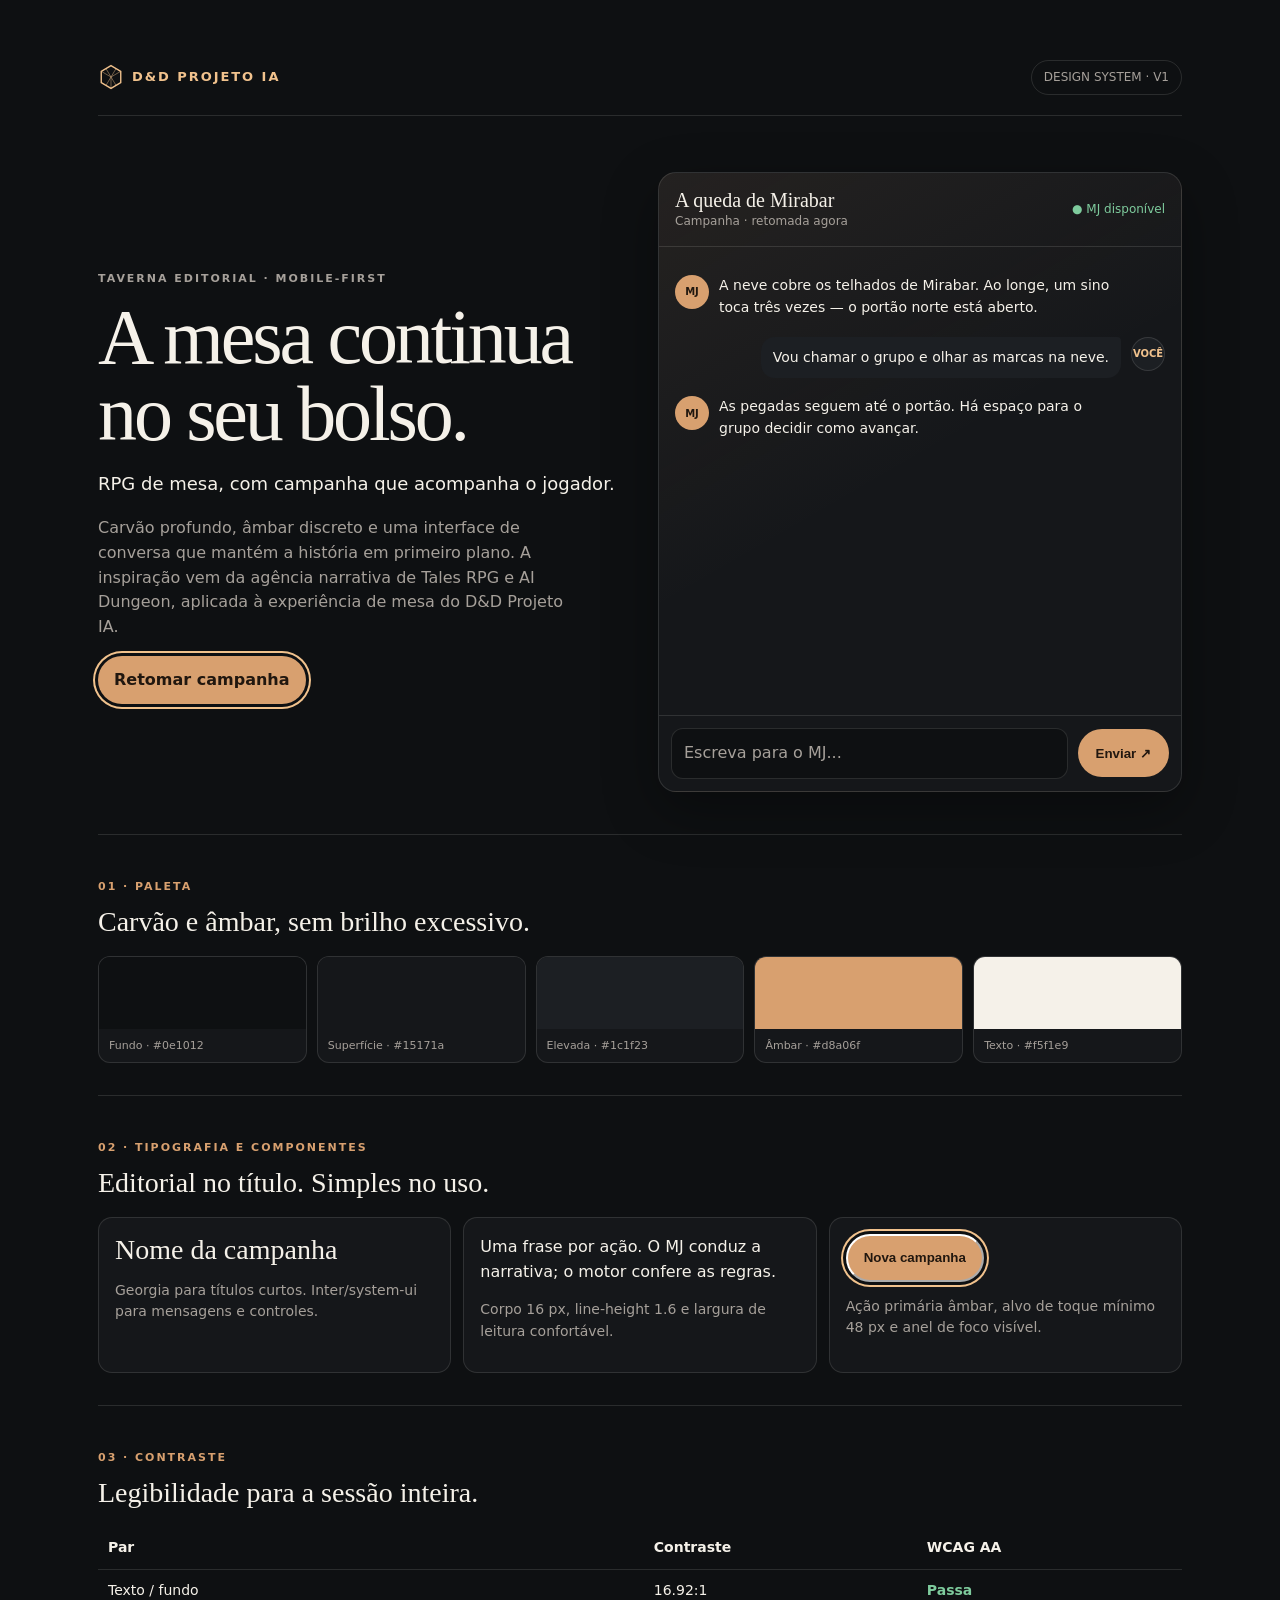
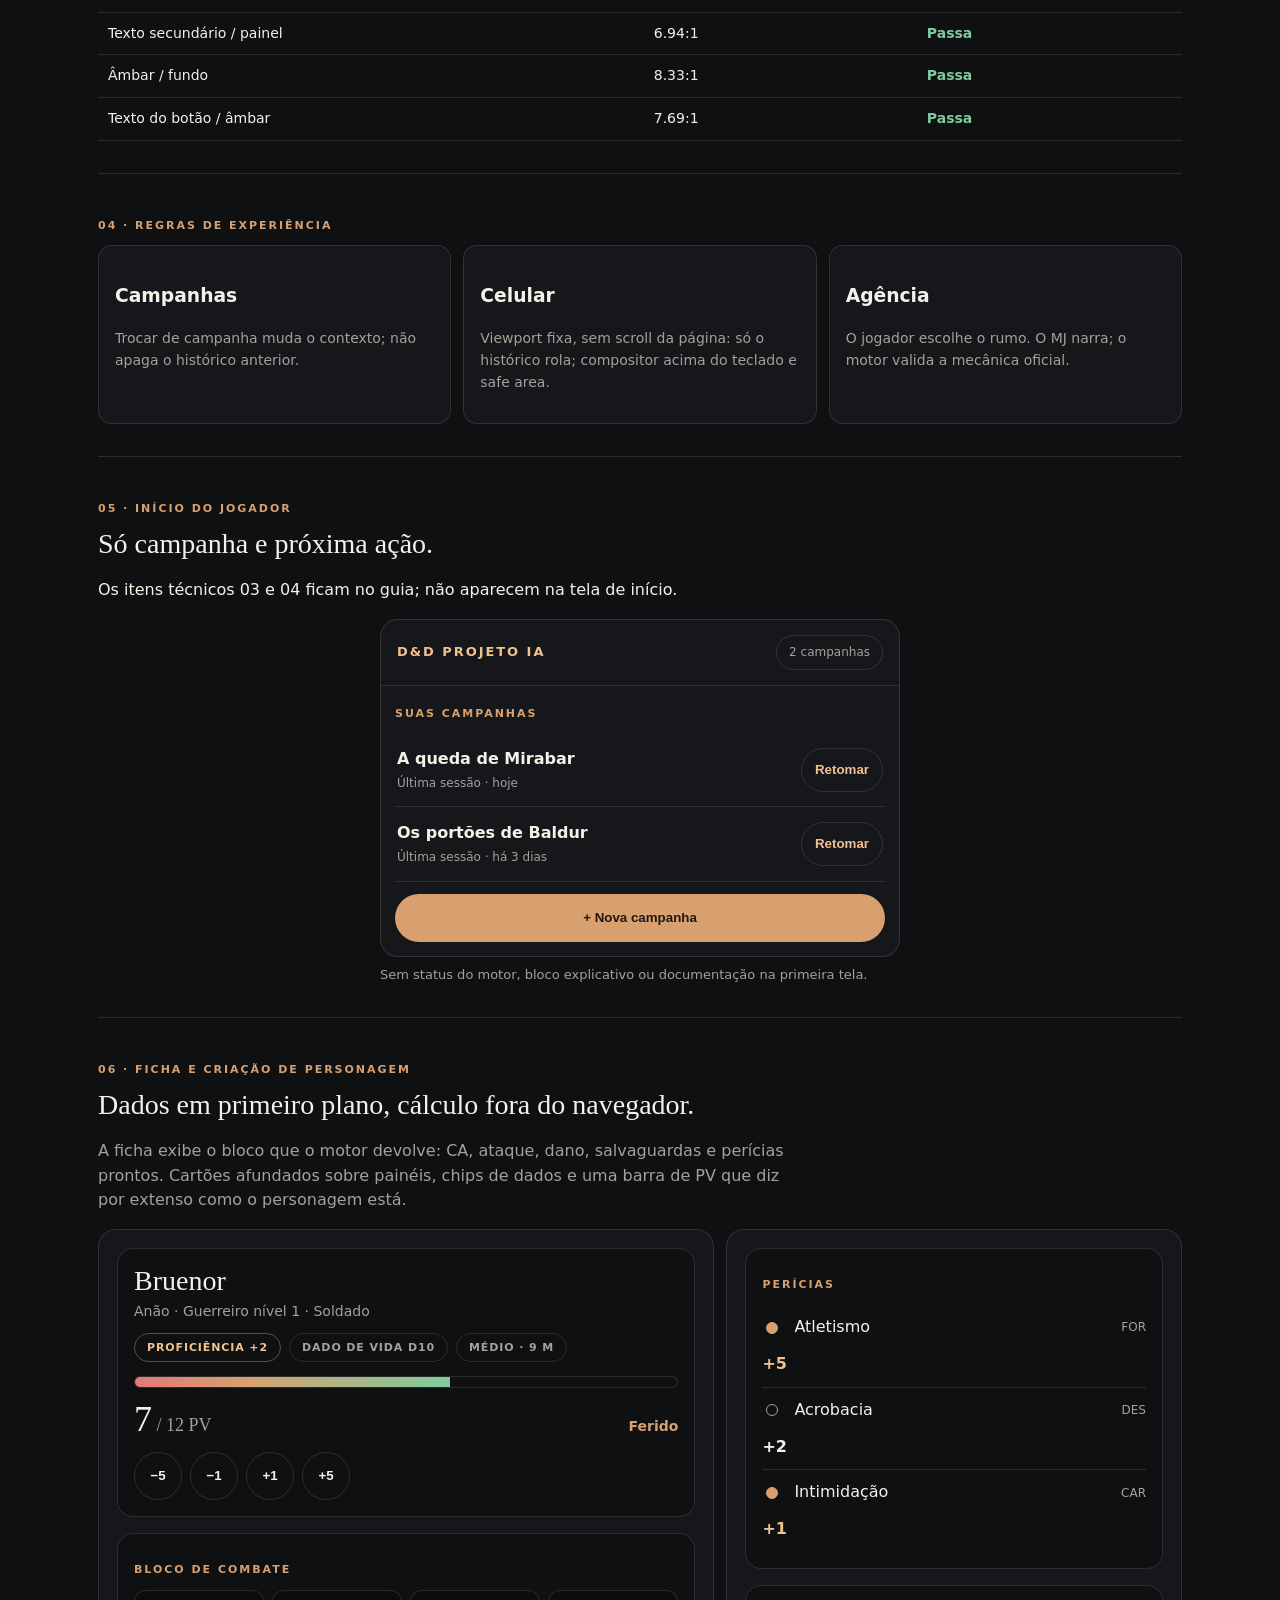
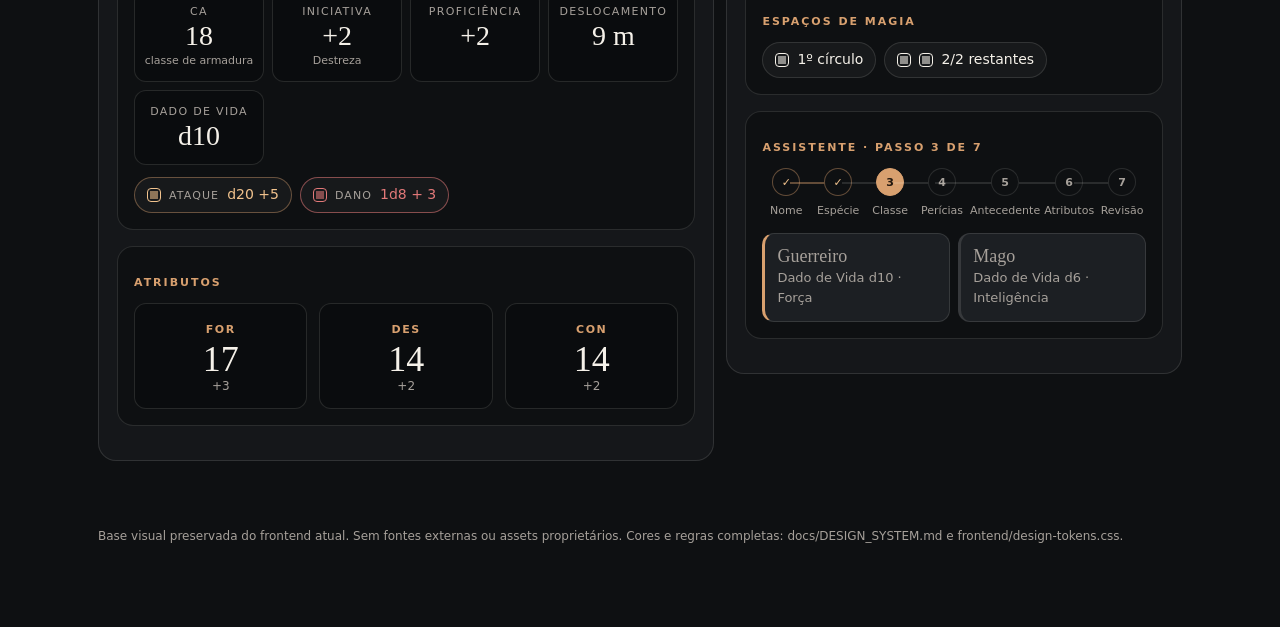
<file: docs/design-system-preview.html>
<!doctype html>
<html lang="pt-BR">
<head>
<meta charset="utf-8"><meta name="viewport" content="width=device-width,initial-scale=1"><title>Taverna editorial — design system</title>
<style>
:root{color-scheme:dark;--bg:#0e1012;--surface:#15171a;--raised:#1c1f23;--text:#f5f1e9;--muted:#a6a09a;--line:rgba(245,241,233,.12);--accent:#d8a06f;--accent-hi:#f1c28d;--accent-ink:#21170f;--green:#7ecb9d;--red:#e37979;--display:Georgia,"Times New Roman",serif;--body:Inter,ui-sans-serif,system-ui,-apple-system,"Segoe UI",sans-serif;--focus:0 0 0 3px var(--bg),0 0 0 5px var(--accent-hi)}*{box-sizing:border-box}body{margin:0;background:var(--bg);color:var(--text);font-family:var(--body);line-height:1.55}.wrap{max-width:1180px;margin:auto;padding:clamp(18px,4vw,48px)}.top{display:flex;justify-content:space-between;align-items:center;border-bottom:1px solid var(--line);padding:12px 0 20px}.brand{font-size:13px;letter-spacing:.15em;font-weight:800;color:var(--accent-hi)}.pill{color:var(--muted);border:1px solid var(--line);border-radius:999px;padding:7px 12px;font-size:12px}.eyebrow{font-size:11px;letter-spacing:.18em;color:var(--accent);font-weight:800;text-transform:uppercase}.hero{display:grid;grid-template-columns:1fr 1fr;gap:36px;align-items:center;padding:56px 0 42px}.hero h1{font:400 clamp(42px,7vw,78px)/.98 var(--display);letter-spacing:-.04em;margin:12px 0 18px}.hero p{color:var(--muted);max-width:46ch}.tagline{color:var(--text)!important;font-size:18px}.preview{height:min(72vh,620px);min-height:420px;display:flex;flex-direction:column;border:1px solid var(--line);border-radius:18px;background:linear-gradient(150deg,rgba(216,160,111,.08),transparent 48%),var(--surface);box-shadow:0 18px 55px #0005;overflow:hidden}.chat-head{display:flex;justify-content:space-between;align-items:center;padding:16px;border-bottom:1px solid var(--line)}.campaign{font:20px var(--display)}.sub{color:var(--muted);font-size:12px}.status{color:var(--green);font-size:12px}.chat-body{padding:18px 16px 12px;flex:1;min-height:0;overflow-y:auto}.msg{display:flex;gap:10px;margin:10px 0 18px;max-width:90%}.avatar{width:34px;height:34px;border-radius:50%;display:grid;place-items:center;background:var(--accent);color:var(--accent-ink);font-weight:800;font-size:10px;flex:none}.bubble{font-size:14px}.player{margin-left:auto;flex-direction:row-reverse}.player .avatar{background:var(--raised);color:var(--accent-hi);border:1px solid var(--line)}.player .bubble{background:var(--raised);padding:10px 12px;border-radius:14px 4px 14px 14px}.composer{display:flex;gap:10px;padding:12px;border-top:1px solid var(--line);align-items:center}.input{flex:1;border:1px solid var(--line);border-radius:12px;background:var(--bg);color:var(--muted);padding:12px;min-height:48px}.button{border:0;border-radius:999px;background:var(--accent);color:var(--accent-ink);font-weight:800;padding:0 18px;min-height:48px}.section{border-top:1px solid var(--line);padding:32px 0}.section h2{font:28px var(--display);margin:0 0 18px}.swatches{display:grid;grid-template-columns:repeat(5,1fr);gap:10px}.swatch{border:1px solid var(--line);border-radius:12px;overflow:hidden;background:var(--surface)}.color{height:72px}.swatch small{display:block;padding:8px 10px;color:var(--muted);font-size:11px}.grid{display:grid;grid-template-columns:repeat(3,1fr);gap:12px}.card{background:var(--surface);border:1px solid var(--line);border-radius:14px;padding:16px}.card p{color:var(--muted);font-size:14px}.title-sample{font:28px var(--display)}.body-sample{font-size:16px;line-height:1.6}.focus{display:inline-flex;align-items:center;justify-content:center;min-height:48px;padding:0 16px;border-radius:999px;background:var(--accent);color:var(--accent-ink);font-weight:800;box-shadow:var(--focus)}.contrast{width:100%;border-collapse:collapse;font-size:14px}.contrast td,.contrast th{padding:10px;border-bottom:1px solid var(--line);text-align:left}.contrast td:last-child{color:var(--green);font-weight:700}.foot{color:var(--muted);font-size:12px;padding:22px 0}.dice{width:26px;height:26px;vertical-align:middle;margin-right:8px}@media(max-width:720px){.hero{grid-template-columns:1fr;gap:24px;padding-top:36px}.swatches{grid-template-columns:repeat(2,1fr)}.grid{grid-template-columns:1fr}.top{align-items:flex-start}.pill{font-size:11px}.preview{height:min(68dvh,620px);min-height:400px}.chat-body{min-height:0}}
.home-screen{max-width:520px;margin:16px auto 0;background:var(--surface);border:1px solid var(--line);border-radius:18px;overflow:hidden}.home-bar{display:flex;justify-content:space-between;align-items:center;padding:15px 16px;border-bottom:1px solid var(--line)}.home-title{font:24px var(--display);margin:0}.campaign-list{padding:8px 14px 14px}.campaign-row{display:flex;align-items:center;justify-content:space-between;gap:12px;padding:14px 2px;border-bottom:1px solid var(--line)}.campaign-row:last-child{border-bottom:0}.campaign-name{font-weight:700}.campaign-meta{font-size:12px;color:var(--muted);margin-top:2px}.resume{min-height:44px;border:1px solid var(--line);border-radius:999px;background:transparent;color:var(--accent-hi);padding:0 13px;font-weight:700}.home-new{width:100%;min-height:48px;border:0;border-radius:999px;background:var(--accent);color:var(--accent-ink);font-weight:800;margin-top:12px}.home-note{font-size:13px;color:var(--muted);max-width:520px;margin:8px auto 0} /* 06 · Ficha */
.ficha{background:var(--surface);border:1px solid var(--line);border-radius:18px;padding:18px}
.painel{background:var(--bg);border:1px solid var(--line);border-radius:16px;padding:16px;margin-bottom:16px}
.painel-titulo{font-size:11px;letter-spacing:.18em;text-transform:uppercase;color:var(--accent);font-weight:800;margin-bottom:12px}
.nameplate{font:28px var(--display);margin:0}
.linha-resumo{color:var(--muted);font-size:14px;margin:4px 0 0}
.badges{display:flex;gap:8px;flex-wrap:wrap;margin-top:10px}
.badge{border:1px solid var(--line);border-radius:999px;padding:5px 12px;font-size:11px;font-weight:700;letter-spacing:.08em;text-transform:uppercase;color:var(--muted)}
.badge-hi{border-color:rgba(216,160,111,.42);color:var(--accent-hi)}
.badge-magic{border-color:rgba(159,183,212,.55);color:#9fb7d4}
.pv-bar{height:12px;border:1px solid var(--line);border-radius:999px;background:var(--bg);overflow:hidden;margin:14px 0 10px}
.pv-bar span{display:block;height:100%;background:linear-gradient(90deg,var(--red),var(--accent) 35%,var(--green))}
.pv-linha{display:flex;align-items:baseline;justify-content:space-between;gap:12px}
.pv-num{font:36px var(--display);margin:0}
.pv-num small{font-size:18px;color:var(--muted)}
.pv-estado{color:var(--accent);font-weight:700;font-size:14px}
.pv-ctrl{display:flex;gap:8px;flex-wrap:wrap;margin-top:12px}
.pv-ctrl button{min-width:48px;min-height:48px;border-radius:999px;border:1px solid var(--line);background:transparent;color:var(--text);font-weight:700}
.blocos{display:grid;grid-template-columns:repeat(auto-fit,minmax(112px,1fr));gap:8px}
.bloco-valor{background:#0a0c0e;border:1px solid var(--line);border-radius:12px;padding:12px 8px;text-align:center}
.bloco-valor b{display:block;font:28px var(--display);font-weight:400}
.bloco-valor i{display:block;font-size:11px;letter-spacing:.12em;text-transform:uppercase;color:var(--muted);font-style:normal}
.bloco-valor u{display:block;font-size:11px;color:var(--muted);text-decoration:none}
.chips{display:flex;gap:8px;flex-wrap:wrap;margin-top:12px}
.chip{display:inline-flex;align-items:center;gap:8px;min-height:36px;padding:0 12px;border:1px solid var(--line);border-radius:999px;background:rgba(245,241,233,.04);font-size:14px}
.chip.amber{border-color:rgba(216,160,111,.42);color:var(--accent-hi)}
.chip.red{border-color:rgba(227,121,121,.55);color:var(--red)}
.chip small{font-size:11px;letter-spacing:.1em;text-transform:uppercase;color:var(--muted)}
.dado-mini{width:14px;height:14px;border:1px solid currentColor;border-radius:4px;flex:none;position:relative}
.dado-mini::after{content:"";position:absolute;inset:2px;background:currentColor;opacity:.55}
.atributos{display:grid;grid-template-columns:repeat(3,1fr);gap:12px}
.atributo{background:#0a0c0e;border:1px solid var(--line);border-radius:12px;padding:12px;text-align:center}
.atributo b{display:block;font:36px var(--display);font-weight:400;line-height:1}
.atributo i{font-size:11px;letter-spacing:.14em;text-transform:uppercase;color:var(--accent);font-style:normal;font-weight:800}
.atributo span{display:block;font-size:12px;color:var(--muted)}
.pericia{display:grid;grid-template-columns:20px 1fr auto;gap:12px;align-items:center;padding:10px 0;border-bottom:1px solid var(--line)}
.pericia:last-child{border-bottom:0}
.pericia em{color:var(--muted);font-size:12px;font-style:normal}
.marca{width:12px;height:12px;border-radius:50%;border:1px solid var(--muted);margin:0 auto}
.marca.on{background:var(--accent);border-color:var(--accent)}
.total{font-weight:700}
.total.on{color:var(--accent-hi)}
.passos{display:flex;gap:4px;list-style:none;padding:0;margin:0 0 14px}
.passo{flex:1;text-align:center;position:relative;color:var(--muted);font-size:11px}
.passo b{display:grid;place-items:center;width:28px;height:28px;margin:0 auto 6px;border-radius:50%;border:1px solid var(--line);background:var(--bg);font-size:11px;position:relative}
.passo.on b{background:var(--accent);border-color:var(--accent);color:var(--accent-ink)}
.passo.done b{border-color:rgba(216,160,111,.42);color:var(--accent-hi)}
.passo:not(:first-child):before{content:"";position:absolute;top:14px;left:-50%;width:100%;height:2px;background:var(--line)}
.passo.done:before{background:rgba(216,160,111,.42)}
.escolhas{display:grid;grid-template-columns:repeat(2,1fr);gap:8px;margin-top:10px}
.escolha{display:flex;gap:12px;align-items:flex-start;min-height:48px;padding:12px;border:1px solid var(--line);border-left:3px solid var(--accent);border-radius:12px;background:var(--raised)}
.escolha b{font:18px var(--display);font-weight:400}
.escolha span{display:block;color:var(--muted);font-size:13px}
@media(max-width:720px){.atributos{grid-template-columns:repeat(2,1fr)}.escolhas{grid-template-columns:1fr}}  </style></head>
<body><main class="wrap">
<header class="top"><div class="brand"><svg class="dice" viewBox="0 0 32 32" aria-hidden="true"><path d="M16 2 28 9v14l-12 7L4 23V9z" fill="none" stroke="currentColor" stroke-width="1.7"/><path d="m4 9 12 7 12-7M16 16v14M10 6l12 20M22 6 10 26" fill="none" stroke="currentColor" stroke-width="1" opacity=".55"/></svg>D&D PROJETO IA</div><span class="pill">DESIGN SYSTEM · V1</span></header>
<section class="hero"><div><p class="eyebrow">Taverna editorial · mobile-first</p><h1>A mesa continua no seu bolso.</h1><p class="tagline">RPG de mesa, com campanha que acompanha o jogador.</p><p>Carvão profundo, âmbar discreto e uma interface de conversa que mantém a história em primeiro plano. A inspiração vem da agência narrativa de Tales RPG e AI Dungeon, aplicada à experiência de mesa do D&D Projeto IA.</p><span class="focus">Retomar campanha</span></div>
<div class="preview"><div class="chat-head"><div><div class="campaign">A queda de Mirabar</div><div class="sub">Campanha · retomada agora</div></div><span class="status">● MJ disponível</span></div><div class="chat-body"><div class="msg"><span class="avatar">MJ</span><div class="bubble">A neve cobre os telhados de Mirabar. Ao longe, um sino toca três vezes — o portão norte está aberto.</div></div><div class="msg player"><span class="avatar">VOCÊ</span><div class="bubble">Vou chamar o grupo e olhar as marcas na neve.</div></div><div class="msg"><span class="avatar">MJ</span><div class="bubble">As pegadas seguem até o portão. Há espaço para o grupo decidir como avançar.</div></div></div><div class="composer"><div class="input">Escreva para o MJ...</div><button class="button" type="button">Enviar ↗</button></div></div></section>
<section class="section"><p class="eyebrow">01 · Paleta</p><h2>Carvão e âmbar, sem brilho excessivo.</h2><div class="swatches"><div class="swatch"><div class="color" style="background:#0e1012"></div><small>Fundo · #0e1012</small></div><div class="swatch"><div class="color" style="background:#15171a"></div><small>Superfície · #15171a</small></div><div class="swatch"><div class="color" style="background:#1c1f23"></div><small>Elevada · #1c1f23</small></div><div class="swatch"><div class="color" style="background:#d8a06f"></div><small>Âmbar · #d8a06f</small></div><div class="swatch"><div class="color" style="background:#f5f1e9"></div><small>Texto · #f5f1e9</small></div></div></section>
<section class="section"><p class="eyebrow">02 · Tipografia e componentes</p><h2>Editorial no título. Simples no uso.</h2><div class="grid"><article class="card"><div class="title-sample">Nome da campanha</div><p>Georgia para títulos curtos. Inter/system-ui para mensagens e controles.</p></article><article class="card"><div class="body-sample">Uma frase por ação. O MJ conduz a narrativa; o motor confere as regras.</div><p>Corpo 16 px, line-height 1.6 e largura de leitura confortável.</p></article><article class="card"><button class="focus" type="button">Nova campanha</button><p>Ação primária âmbar, alvo de toque mínimo 48 px e anel de foco visível.</p></article></div></section>
<section class="section"><p class="eyebrow">03 · Contraste</p><h2>Legibilidade para a sessão inteira.</h2><table class="contrast"><thead><tr><th>Par</th><th>Contraste</th><th>WCAG AA</th></tr></thead><tbody><tr><td>Texto / fundo</td><td>16.92:1</td><td>Passa</td></tr><tr><td>Texto secundário / painel</td><td>6.94:1</td><td>Passa</td></tr><tr><td>Âmbar / fundo</td><td>8.33:1</td><td>Passa</td></tr><tr><td>Texto do botão / âmbar</td><td>7.69:1</td><td>Passa</td></tr></tbody></table></section>
<section class="section"><p class="eyebrow">04 · Regras de experiência</p><div class="grid"><article class="card"><h3>Campanhas</h3><p>Trocar de campanha muda o contexto; não apaga o histórico anterior.</p></article><article class="card"><h3>Celular</h3><p>Viewport fixa, sem scroll da página: só o histórico rola; compositor acima do teclado e safe area.</p></article><article class="card"><h3>Agência</h3><p>O jogador escolhe o rumo. O MJ narra; o motor valida a mecânica oficial.</p></article></div></section>
<section class="section"><p class="eyebrow">05 · Início do jogador</p><h2>Só campanha e próxima ação.</h2><p>Os itens técnicos 03 e 04 ficam no guia; não aparecem na tela de início.</p><div class="home-screen"><div class="home-bar"><span class="brand">D&D PROJETO IA</span><span class="pill">2 campanhas</span></div><div class="campaign-list"><p class="eyebrow">SUAS CAMPANHAS</p><div class="campaign-row"><div><div class="campaign-name">A queda de Mirabar</div><div class="campaign-meta">Última sessão · hoje</div></div><button class="resume" type="button">Retomar</button></div><div class="campaign-row"><div><div class="campaign-name">Os portões de Baldur</div><div class="campaign-meta">Última sessão · há 3 dias</div></div><button class="resume" type="button">Retomar</button></div><button class="home-new" type="button">+ Nova campanha</button></div></div><p class="home-note">Sem status do motor, bloco explicativo ou documentação na primeira tela.</p></section><section class="section"><p class="eyebrow">06 · Ficha e criação de personagem</p><h2>Dados em primeiro plano, cálculo fora do navegador.</h2>
<p style="color:var(--muted);max-width:70ch">A ficha exibe o bloco que o motor devolve: CA, ataque, dano, salvaguardas e perícias prontos. Cartões afundados sobre painéis, chips de dados e uma barra de PV que diz por extenso como o personagem está.</p>
<div class="grid" style="grid-template-columns:1.15fr .85fr;align-items:start">
<div class="ficha">
  <div class="painel">
    <div class="nameplate">Bruenor</div>
    <p class="linha-resumo">Anão · Guerreiro nível 1 · Soldado</p>
    <div class="badges"><span class="badge badge-hi">Proficiência +2</span><span class="badge">Dado de Vida d10</span><span class="badge">Médio · 9 m</span></div>
    <div class="pv-bar"><span style="width:58%"></span></div>
    <div class="pv-linha"><p class="pv-num">7<small> / 12 PV</small></p><span class="pv-estado">Ferido</span></div>
    <div class="pv-ctrl"><button type="button">−5</button><button type="button">−1</button><button type="button">+1</button><button type="button">+5</button></div>
  </div>
  <div class="painel">
    <p class="painel-titulo">Bloco de combate</p>
    <div class="blocos">
      <div class="bloco-valor"><i>CA</i><b>18</b><u>classe de armadura</u></div>
      <div class="bloco-valor"><i>Iniciativa</i><b>+2</b><u>Destreza</u></div>
      <div class="bloco-valor"><i>Proficiência</i><b>+2</b></div>
      <div class="bloco-valor"><i>Deslocamento</i><b>9 m</b></div>
      <div class="bloco-valor"><i>Dado de Vida</i><b>d10</b></div>
    </div>
    <div class="chips"><span class="chip amber"><span class="dado-mini"></span><small>Ataque</small>d20 +5</span><span class="chip red"><span class="dado-mini"></span><small>Dano</small>1d8 + 3</span></div>
  </div>
  <div class="painel">
    <p class="painel-titulo">Atributos</p>
    <div class="atributos">
      <div class="atributo"><i>FOR</i><b>17</b><span>+3</span></div>
      <div class="atributo"><i>DES</i><b>14</b><span>+2</span></div>
      <div class="atributo"><i>CON</i><b>14</b><span>+2</span></div>
    </div>
  </div>
</div>
<div class="ficha">
  <div class="painel">
    <p class="painel-titulo">Perícias</p>
    <div class="pericia"><span class="marca on"></span>Atletismo<em>FOR</em><span class="total on">+5</span></div>
    <div class="pericia"><span class="marca"></span>Acrobacia<em>DES</em><span class="total">+2</span></div>
    <div class="pericia"><span class="marca on"></span>Intimidação<em>CAR</em><span class="total on">+1</span></div>
  </div>
  <div class="painel">
    <p class="painel-titulo">Espaços de magia</p>
    <div class="chips"><span class="chip"><span class="dado-mini"></span>1º círculo</span><span class="chip"><span class="dado-mini"></span><span class="dado-mini"></span>2/2 restantes</span></div>
  </div>
  <div class="painel">
    <p class="painel-titulo">Assistente · passo 3 de 7</p>
    <ol class="passos">
      <li class="passo done"><b>✓</b>Nome</li>
      <li class="passo done"><b>✓</b>Espécie</li>
      <li class="passo on"><b>3</b>Classe</li>
      <li class="passo"><b>4</b>Perícias</li>
      <li class="passo"><b>5</b>Antecedente</li>
      <li class="passo"><b>6</b>Atributos</li>
      <li class="passo"><b>7</b>Revisão</li>
    </ol>
    <div class="escolhas">
      <div class="escolha"><span><b>Guerreiro</b><span>Dado de Vida d10 · Força</span></span></div>
      <div class="escolha" style="border-left-color:var(--line)"><span><b>Mago</b><span>Dado de Vida d6 · Inteligência</span></span></div>
    </div>
  </div>
</div>
</div></section>
<p class="foot">Base visual preservada do frontend atual. Sem fontes externas ou assets proprietários. Cores e regras completas: docs/DESIGN_SYSTEM.md e frontend/design-tokens.css.</p>
</main></body></html>
</file>
